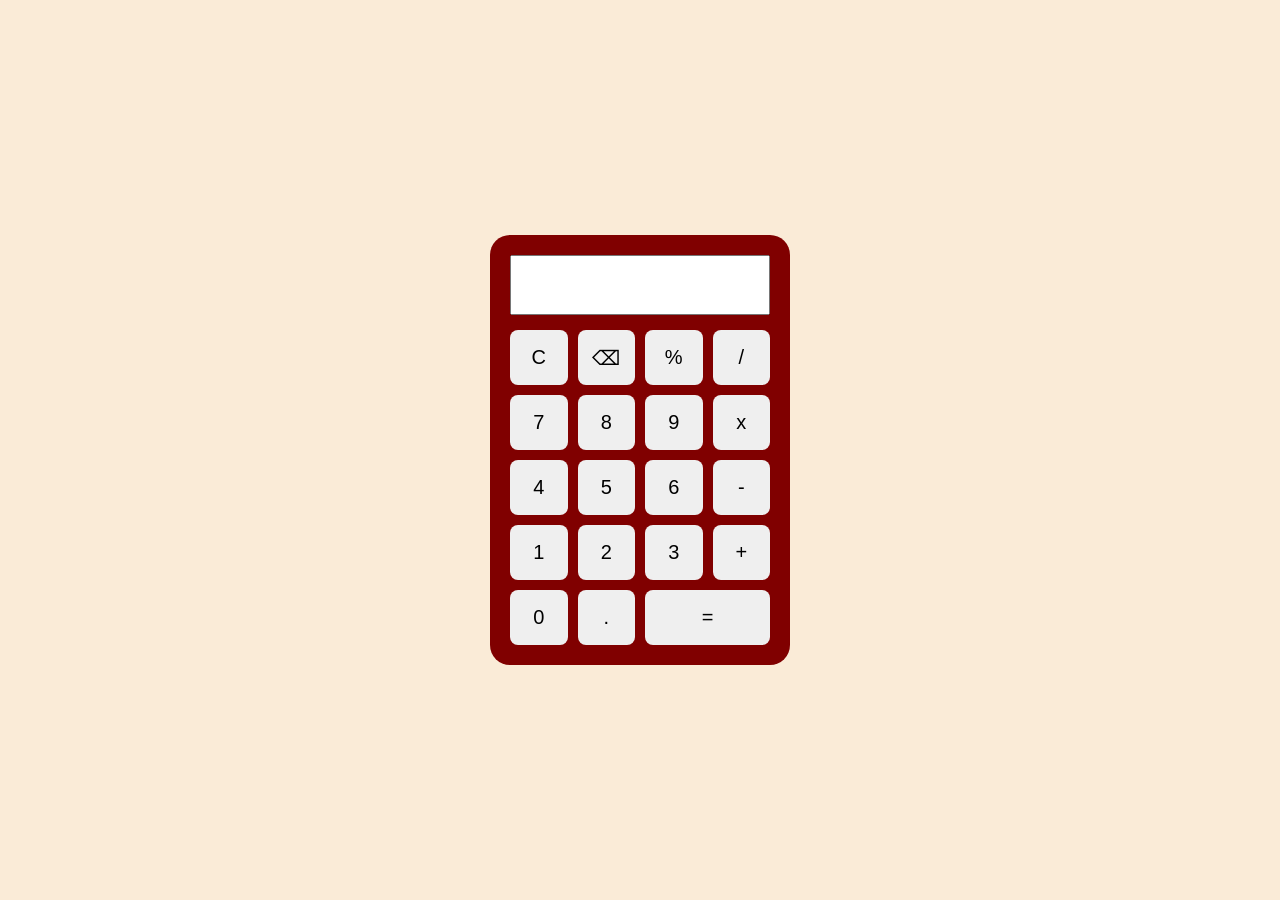
<file: Task 2 creating calculatore/index.html>
<!doctype html>
<html lang="en">
  <head>
    <meta charset="UTF-8" />
    <meta name="viewport" content="width=device-width, initial-scale=1.0" />
    <title>Calculator</title>
    <link rel="stylesheet" href="style.css" />
  </head>
  <body>
    <div class="calculator">
      <input type="text" id="display" readonly />

      <div class="buttons">
        <button onclick="clearDisplay()">C</button>
        <button onclick="deletNumber()">⌫</button>
        <button onclick="addToDisplay('%')">%</button>
        <button onclick="addToDisplay('/')">/</button>

        <button onclick="addToDisplay('7')">7</button>
        <button onclick="addToDisplay('8')">8</button>
        <button onclick="addToDisplay('9')">9</button>
        <button onclick="addToDisplay('*')">x</button>

        <button onclick="addToDisplay('4')">4</button>
        <button onclick="addToDisplay('5')">5</button>
        <button onclick="addToDisplay('6')">6</button>
        <button onclick="addToDisplay('-')">-</button>

        <button onclick="addToDisplay('1')">1</button>
        <button onclick="addToDisplay('2')">2</button>
        <button onclick="addToDisplay('3')">3</button>
        <button onclick="addToDisplay('+')">+</button>

        <button onclick="addToDisplay('0')">0</button>
        <button onclick="addToDisplay('.')">.</button>
        <button class="equal" onclick="calculate()">=</button>
      </div>
    </div>

    <script src="script.js"></script>
  </body>
</html>
</file>
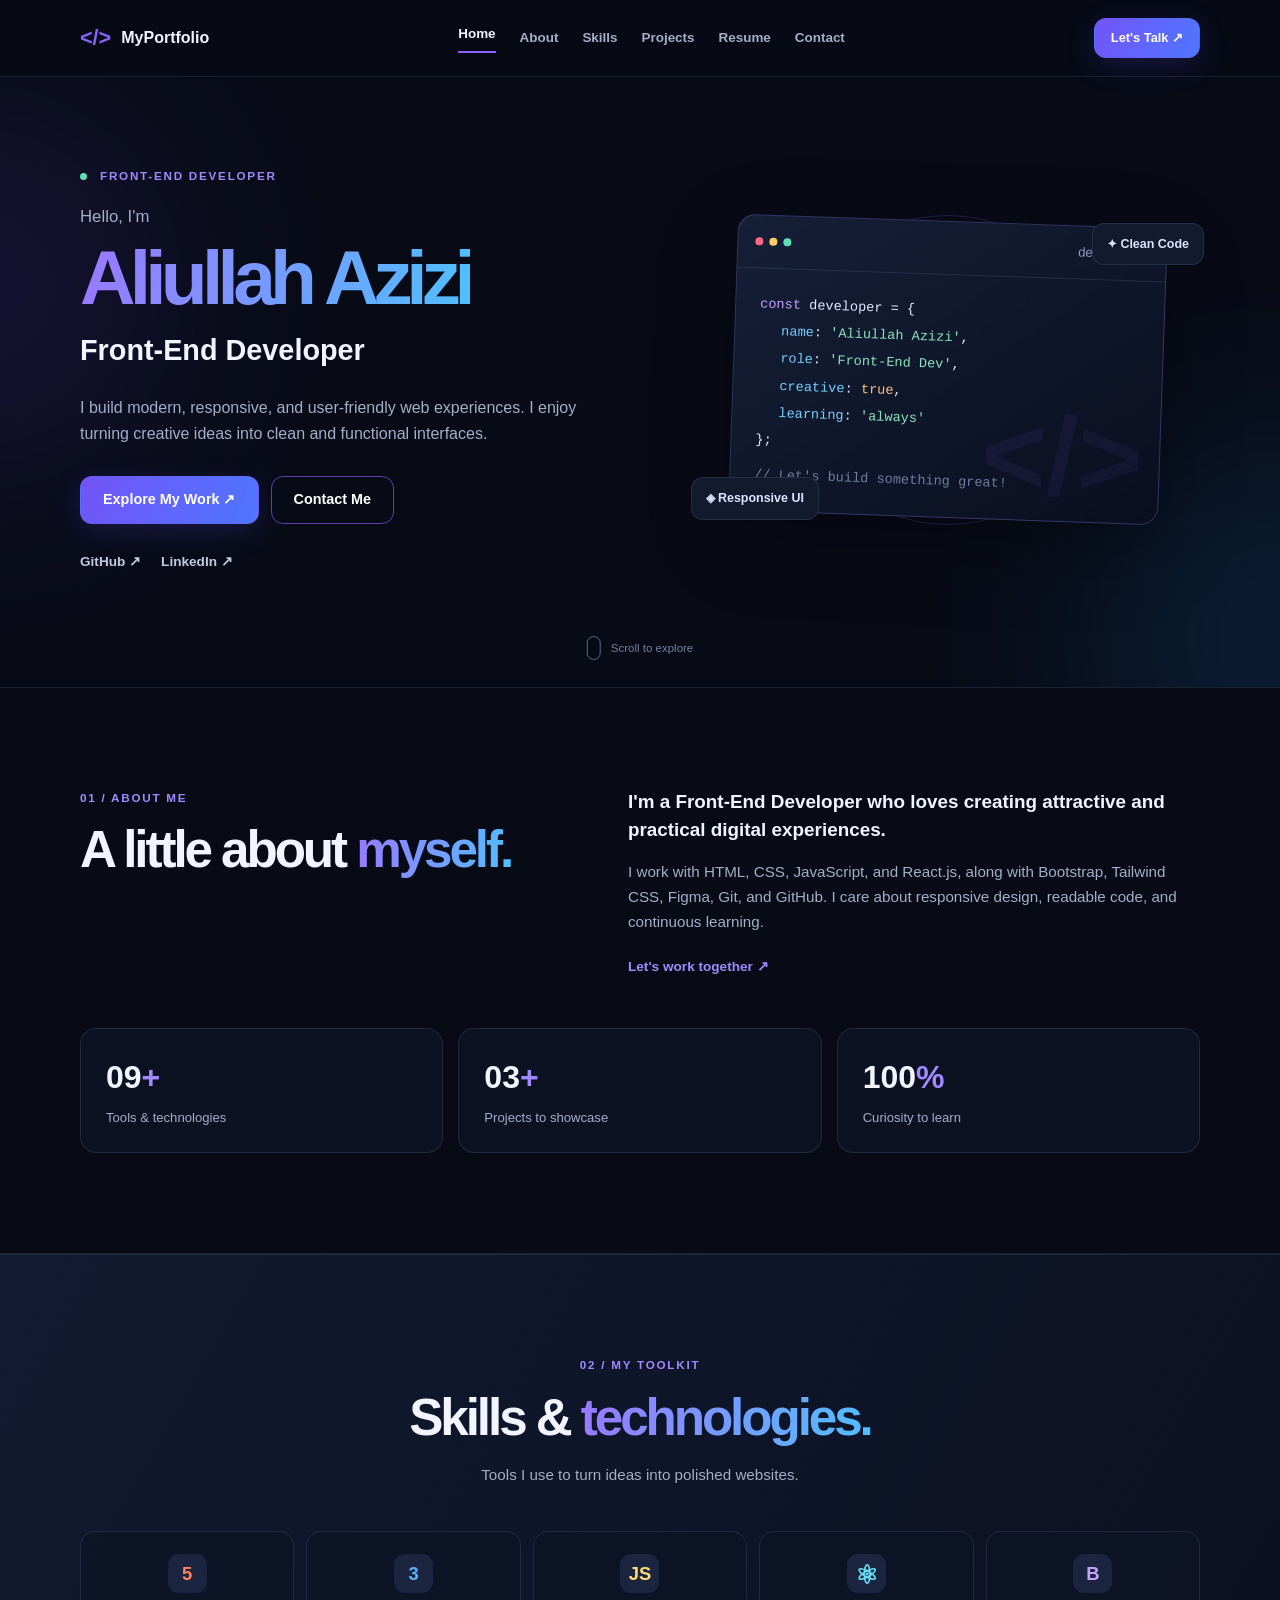
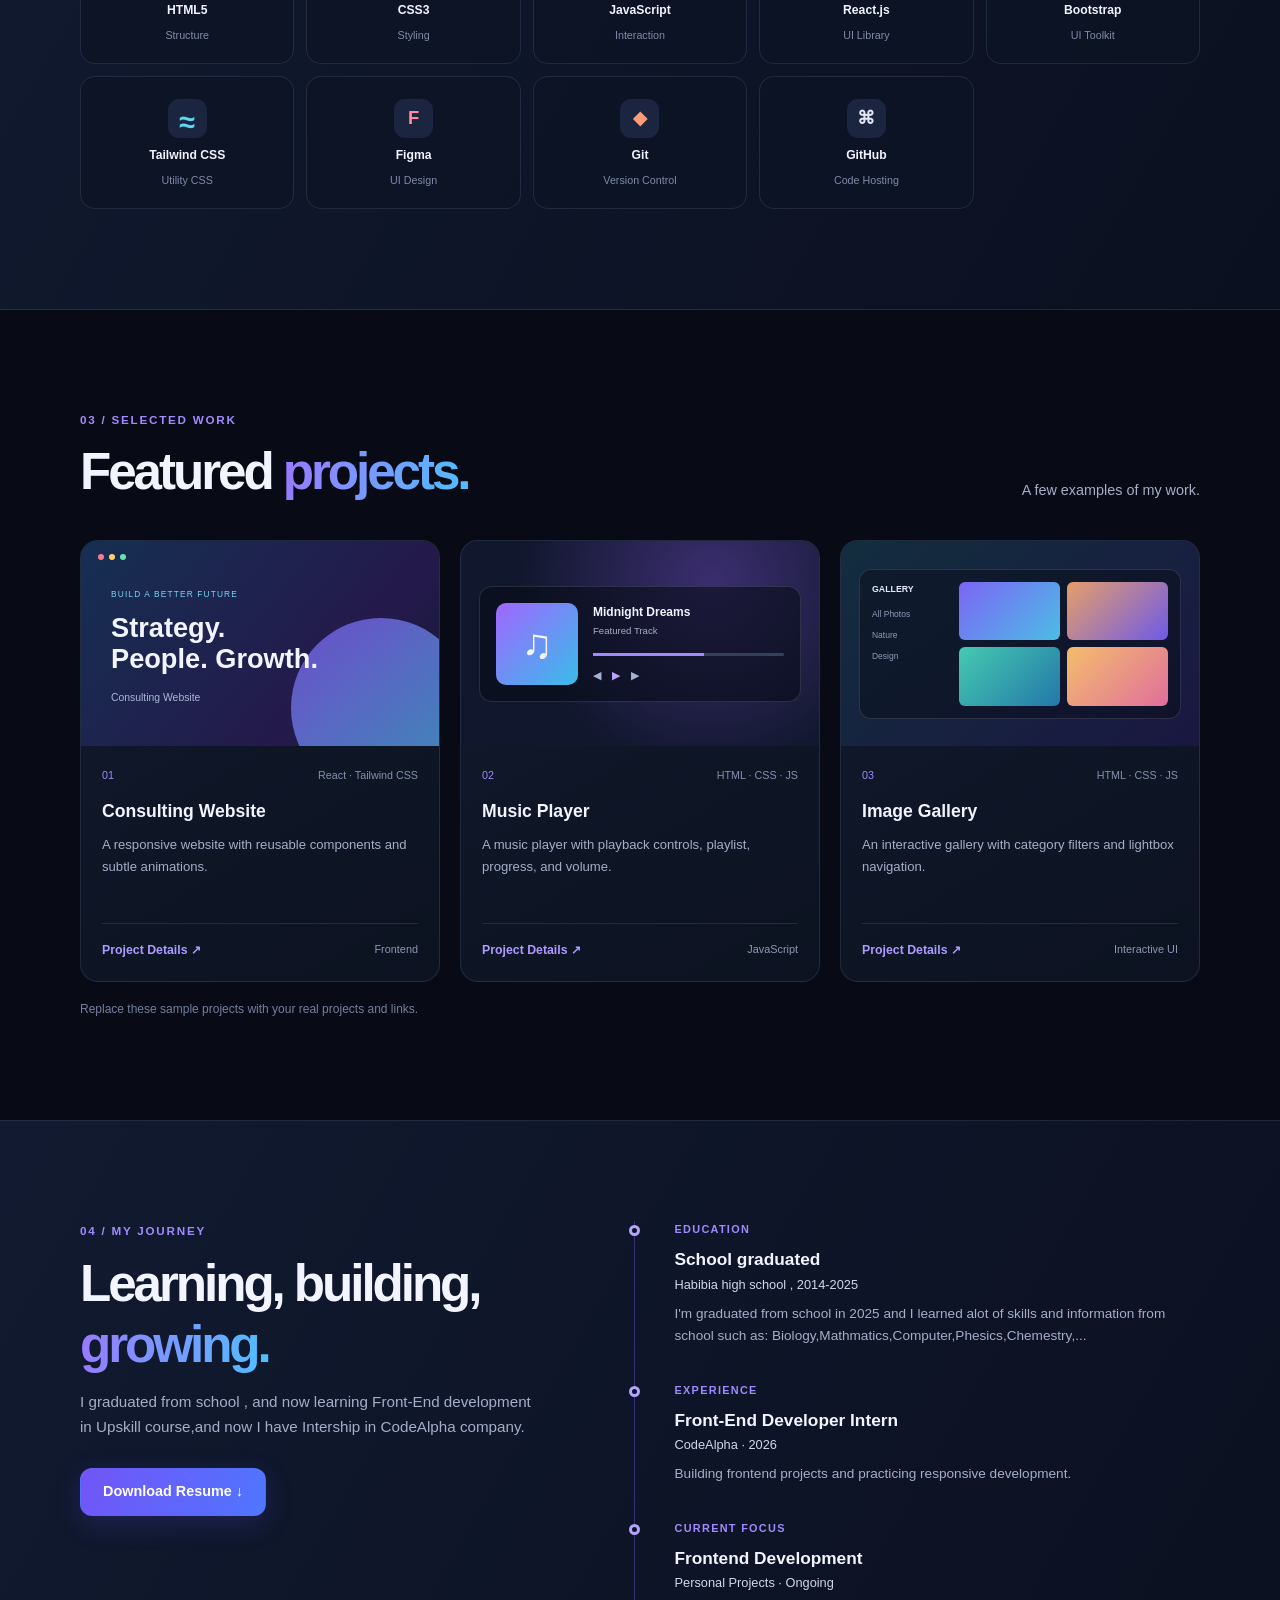
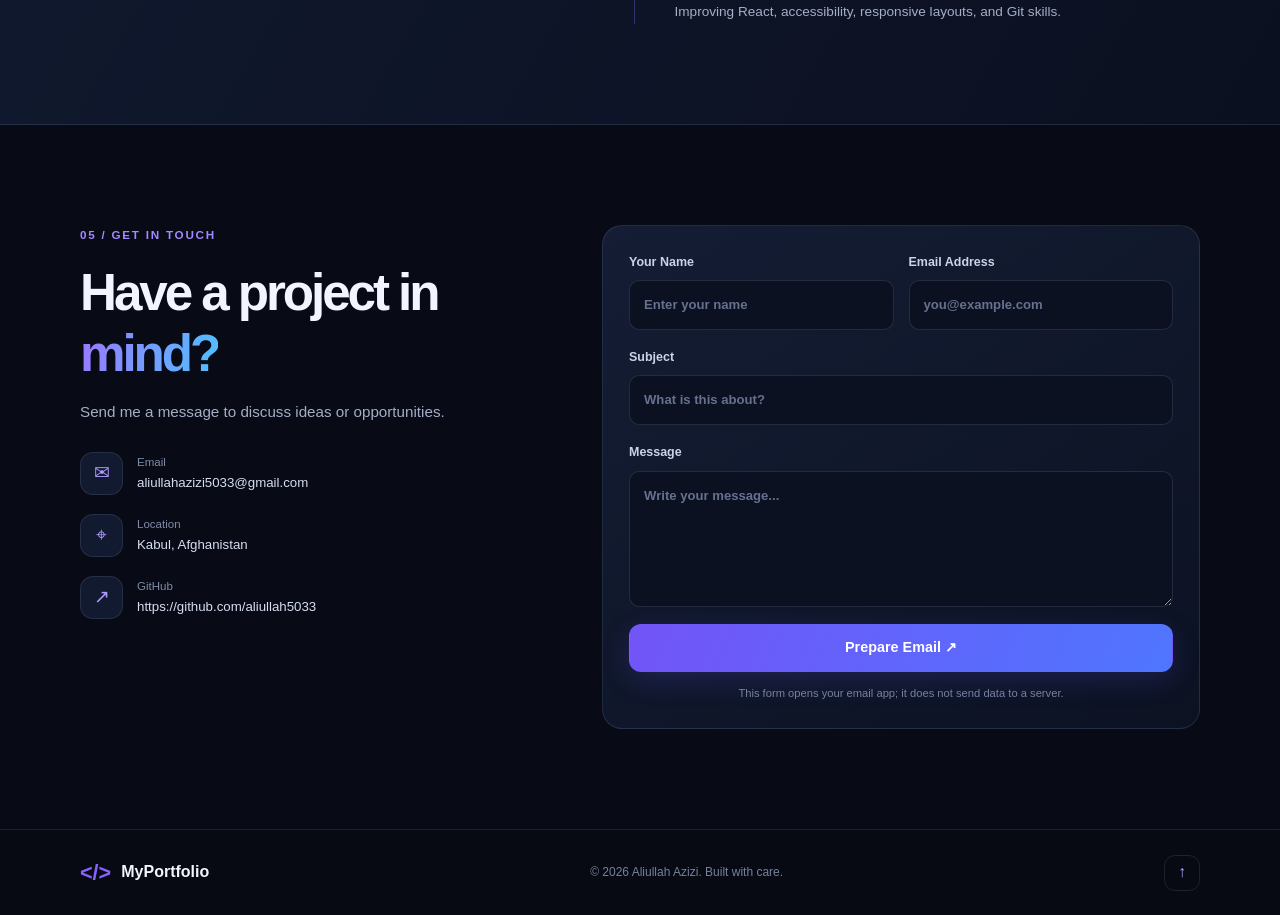
<file: Task 3 MyPortfolio/index.html>
<!doctype html>
<html lang="en">
  <head>
    <meta charset="UTF-8" />
    <meta name="viewport" content="width=device-width, initial-scale=1.0" />
    <meta name="description" content="Front-End Developer Portfolio" />
    <title>Aliullah | Front-End Developer</title>

    <link rel="stylesheet" href="style.css" />
    <script src="script.js" defer></script>
  </head>

  <body>
    <!-- Navigation -->
    <header class="site-header">
      <nav class="nav container">
        <a class="logo" href="#home">
          <span class="logo-mark">&lt;/&gt;</span>
          MyPortfolio
        </a>

        <button
          class="menu-toggle"
          id="menuToggle"
          aria-label="Toggle navigation"
          aria-expanded="false"
        >
          <span></span><span></span><span></span>
        </button>

        <div class="nav-links" id="navLinks">
          <a class="nav-link active" href="#home">Home</a>
          <a class="nav-link" href="#about">About</a>
          <a class="nav-link" href="#skills">Skills</a>
          <a class="nav-link" href="#projects">Projects</a>
          <a class="nav-link" href="#resume">Resume</a>
          <a class="nav-link" href="#contact">Contact</a>
        </div>

        <a class="button button-small nav-cta" href="#contact">
          Let's Talk ↗
        </a>
      </nav>
    </header>

    <main>
      <!-- Home / Hero -->
      <section class="hero section" id="home">
        <div class="hero-glow glow-one"></div>
        <div class="hero-glow glow-two"></div>

        <div class="container hero-grid">
          <div class="hero-copy reveal">
            <p class="eyebrow">
              <span class="status-dot"></span>
              FRONT-END DEVELOPER
            </p>

            <p class="intro">Hello, I'm</p>
            <h1><span class="gradient-text">Aliullah Azizi</span></h1>
            <h2>Front-End Developer</h2>

            <p class="hero-description">
              I build modern, responsive, and user-friendly web experiences. I
              enjoy turning creative ideas into clean and functional interfaces.
            </p>

            <div class="hero-actions">
              <a class="button" href="#projects">Explore My Work ↗</a>
              <a class="button button-outline" href="#contact">Contact Me</a>
            </div>

            <div class="social-links">
              <a
                href="https://github.com/aliullah5033"
                target="_blank"
                rel="noreferrer"
                >GitHub ↗</a
              >
              <a
                href="https://www.linkedin.com/"
                target="_blank"
                rel="noreferrer"
                >LinkedIn ↗</a
              >
            </div>
          </div>

          <div class="hero-visual reveal">
            <div class="orbit orbit-one"></div>
            <div class="orbit orbit-two"></div>

            <div class="code-card">
              <div class="code-card-top">
                <span></span><span></span><span></span>
                <small>developer.js</small>
              </div>

              <div class="code-lines">
                <p><span class="code-purple">const</span> developer = {</p>
                <p class="indent">
                  <span class="code-blue">name</span>:
                  <span class="code-green">'Aliullah Azizi'</span>,
                </p>
                <p class="indent">
                  <span class="code-blue">role</span>:
                  <span class="code-green">'Front-End Dev'</span>,
                </p>
                <p class="indent">
                  <span class="code-blue">creative</span>:
                  <span class="code-orange">true</span>,
                </p>
                <p class="indent">
                  <span class="code-blue">learning</span>:
                  <span class="code-green">'always'</span>
                </p>
                <p>};</p>
                <p class="code-comment">// Let's build something great!</p>
              </div>

              <div class="code-decoration">&lt;/&gt;</div>
            </div>

            <div class="floating-chip chip-top">✦ Clean Code</div>
            <div class="floating-chip chip-bottom">◈ Responsive UI</div>
          </div>
        </div>

        <a class="scroll-cue" href="#about">
          <span></span> Scroll to explore
        </a>
      </section>

      <!-- About -->
      <section class="section section-border" id="about">
        <div class="container about-grid">
          <div class="section-heading reveal">
            <p class="eyebrow">01 / ABOUT ME</p>
            <h2>A little about <span class="gradient-text">myself.</span></h2>
          </div>

          <div class="about-content reveal">
            <p class="about-lead">
              I'm a Front-End Developer who loves creating attractive and
              practical digital experiences.
            </p>

            <p>
              I work with HTML, CSS, JavaScript, and React.js, along with
              Bootstrap, Tailwind CSS, Figma, Git, and GitHub. I care about
              responsive design, readable code, and continuous learning.
            </p>

            <a class="text-link" href="#contact">Let's work together ↗</a>
          </div>

          <div class="about-stats reveal">
            <div class="stat-card">
              <strong>09<span>+</span></strong>
              <span>Tools & technologies</span>
            </div>

            <div class="stat-card">
              <strong>03<span>+</span></strong>
              <span>Projects to showcase</span>
            </div>

            <div class="stat-card">
              <strong>100<span>%</span></strong>
              <span>Curiosity to learn</span>
            </div>
          </div>
        </div>
      </section>

      <!-- Skills -->
      <section class="section section-tinted" id="skills">
        <div class="container">
          <div class="section-heading centered reveal">
            <p class="eyebrow">02 / MY TOOLKIT</p>
            <h2>Skills & <span class="gradient-text">technologies.</span></h2>
            <p class="section-subtitle">
              Tools I use to turn ideas into polished websites.
            </p>
          </div>

          <div class="skills-grid">
            <div class="skill-card reveal">
              <span class="skill-icon html-icon">5</span><strong>HTML5</strong
              ><small>Structure</small>
            </div>
            <div class="skill-card reveal">
              <span class="skill-icon css-icon">3</span><strong>CSS3</strong
              ><small>Styling</small>
            </div>
            <div class="skill-card reveal">
              <span class="skill-icon js-icon">JS</span
              ><strong>JavaScript</strong><small>Interaction</small>
            </div>
            <div class="skill-card reveal">
              <span class="skill-icon react-icon">⚛</span
              ><strong>React.js</strong><small>UI Library</small>
            </div>
            <div class="skill-card reveal">
              <span class="skill-icon bootstrap-icon">B</span
              ><strong>Bootstrap</strong><small>UI Toolkit</small>
            </div>
            <div class="skill-card reveal">
              <span class="skill-icon tailwind-icon">≈</span
              ><strong>Tailwind CSS</strong><small>Utility CSS</small>
            </div>
            <div class="skill-card reveal">
              <span class="skill-icon figma-icon">F</span><strong>Figma</strong
              ><small>UI Design</small>
            </div>
            <div class="skill-card reveal">
              <span class="skill-icon git-icon">◆</span><strong>Git</strong
              ><small>Version Control</small>
            </div>
            <div class="skill-card reveal">
              <span class="skill-icon github-icon">⌘</span
              ><strong>GitHub</strong><small>Code Hosting</small>
            </div>
          </div>
        </div>
      </section>

      <!-- Projects -->
      <section class="section" id="projects">
        <div class="container">
          <div class="projects-top reveal">
            <div class="section-heading">
              <p class="eyebrow">03 / SELECTED WORK</p>
              <h2>Featured <span class="gradient-text">projects.</span></h2>
            </div>

            <p class="projects-note">A few examples of my work.</p>
          </div>

          <div class="projects-grid">
            <article class="project-card reveal">
              <div class="project-preview preview-consulting">
                <div class="mini-browser"><i></i><i></i><i></i></div>
                <div class="preview-copy">
                  <span>BUILD A BETTER FUTURE</span>
                  <b>Strategy.<br />People. Growth.</b>
                  <em>Consulting Website</em>
                </div>
                <div class="preview-shape"></div>
              </div>

              <div class="project-info">
                <div class="project-meta">
                  <span>01</span><span>React · Tailwind CSS</span>
                </div>
                <h3>Consulting Website</h3>
                <p>
                  A responsive website with reusable components and subtle
                  animations.
                </p>
                <div class="project-links">
                  <a href="#contact">Project Details ↗</a>
                  <span class="project-type">Frontend</span>
                </div>
              </div>
            </article>

            <article class="project-card reveal">
              <div class="project-preview preview-player">
                <div class="player-window">
                  <div class="album-art">♫</div>
                  <div class="fake-track">
                    <b>Midnight Dreams</b>
                    <small>Featured Track</small>
                    <div class="track-line"><span></span></div>
                    <div class="fake-controls">◀　<span>▶</span>　▶</div>
                  </div>
                </div>
              </div>

              <div class="project-info">
                <div class="project-meta">
                  <span>02</span><span>HTML · CSS · JS</span>
                </div>
                <h3>Music Player</h3>
                <p>
                  A music player with playback controls, playlist, progress, and
                  volume.
                </p>
                <div class="project-links">
                  <a href="#contact">Project Details ↗</a>
                  <span class="project-type">JavaScript</span>
                </div>
              </div>
            </article>

            <article class="project-card reveal">
              <div class="project-preview preview-gallery">
                <div class="gallery-window">
                  <div class="gallery-sidebar">
                    <b>GALLERY</b>
                    <span>All Photos</span>
                    <span>Nature</span>
                    <span>Design</span>
                  </div>
                  <div class="gallery-tiles"><i></i><i></i><i></i><i></i></div>
                </div>
              </div>

              <div class="project-info">
                <div class="project-meta">
                  <span>03</span><span>HTML · CSS · JS</span>
                </div>
                <h3>Image Gallery</h3>
                <p>
                  An interactive gallery with category filters and lightbox
                  navigation.
                </p>
                <div class="project-links">
                  <a href="#contact">Project Details ↗</a>
                  <span class="project-type">Interactive UI</span>
                </div>
              </div>
            </article>
          </div>

          <p class="edit-note">
            Replace these sample projects with your real projects and links.
          </p>
        </div>
      </section>

      <!-- Resume -->
      <section class="section section-tinted" id="resume">
        <div class="container resume-grid">
          <div class="section-heading reveal">
            <p class="eyebrow">04 / MY JOURNEY</p>
            <h2>
              Learning, building, <span class="gradient-text">growing.</span>
            </h2>
            <p class="section-subtitle">
              I graduated from school , and now learning Front-End development
              in Upskill course,and now I have Intership in CodeAlpha company.
            </p>

            <a class="button" href="resume.txt" download> Download Resume ↓ </a>
          </div>

          <div class="timeline reveal">
            <div class="timeline-item">
              <span class="timeline-dot"></span>
              <p class="timeline-date">EDUCATION</p>
              <h3>School graduated</h3>
              <p class="timeline-place">Habibia high school , 2014-2025</p>
              <p>
                I'm graduated from school in 2025 and I learned alot of skills
                and information from school such as:
                Biology,Mathmatics,Computer,Phesics,Chemestry,...
              </p>
            </div>

            <div class="timeline-item">
              <span class="timeline-dot"></span>
              <p class="timeline-date">EXPERIENCE</p>
              <h3>Front-End Developer Intern</h3>
              <p class="timeline-place">CodeAlpha · 2026</p>
              <p>
                Building frontend projects and practicing responsive
                development.
              </p>
            </div>

            <div class="timeline-item">
              <span class="timeline-dot"></span>
              <p class="timeline-date">CURRENT FOCUS</p>
              <h3>Frontend Development</h3>
              <p class="timeline-place">Personal Projects · Ongoing</p>
              <p>
                Improving React, accessibility, responsive layouts, and Git
                skills.
              </p>
            </div>
          </div>
        </div>
      </section>

      <!-- Contact -->
      <section class="section" id="contact">
        <div class="container contact-grid">
          <div class="contact-copy reveal">
            <p class="eyebrow">05 / GET IN TOUCH</p>
            <h2>Have a project in <span class="gradient-text">mind?</span></h2>
            <p class="section-subtitle">
              Send me a message to discuss ideas or opportunities.
            </p>

            <div class="contact-detail">
              <span class="contact-symbol">✉</span>
              <div>
                <small>Email</small>
                <a href="mailto:aliullahazizi5033@gmail.com"
                  >aliullahazizi5033@gmail.com</a
                >
              </div>
            </div>

            <div class="contact-detail">
              <span class="contact-symbol">⌖</span>
              <div>
                <small>Location</small>
                <span>Kabul, Afghanistan</span>
              </div>
            </div>

            <div class="contact-detail">
              <span class="contact-symbol">↗</span>
              <div>
                <small>GitHub</small>
                <a
                  href="https://github.com/aliullah5033"
                  target="_blank"
                  rel="noopener noreferrer"
                  >https://github.com/aliullah5033</a
                >
              </div>
            </div>
          </div>

          <form class="contact-form" id="contactForm">
            <div class="form-row">
              <label>
                Your Name
                <input
                  type="text"
                  name="name"
                  placeholder="Enter your name"
                  required
                />
              </label>

              <label>
                Email Address
                <input
                  type="email"
                  name="email"
                  placeholder="you@example.com"
                  required
                />
              </label>
            </div>

            <label>
              Subject
              <input
                type="text"
                name="subject"
                placeholder="What is this about?"
                required
              />
            </label>

            <label>
              Message
              <textarea
                name="message"
                rows="5"
                placeholder="Write your message..."
                required
              ></textarea>
            </label>

            <button class="button form-button" type="submit">
              Prepare Email ↗
            </button>

            <p class="form-note" id="formNote">
              This form opens your email app; it does not send data to a server.
            </p>
          </form>
        </div>
      </section>
    </main>

    <!-- Footer -->
    <footer class="site-footer">
      <div class="container footer-content">
        <a class="logo" href="#home"
          ><span class="logo-mark">&lt;/&gt;</span>MyPortfolio</a
        >
        <p>© <span id="year"></span> Aliullah Azizi. Built with care.</p>
        <a class="back-top" href="#home" aria-label="Back to top">↑</a>
      </div>
    </footer>
  </body>
</html>
</file>
<file: Task 2 creating calculatore/style.css>
* {
  box-sizing: border-box;
}

body {
  margin: 0;
  height: 100vh;

  display: flex;
  justify-content: center;
  align-items: center;

  background-color: antiquewhite;
  font-family: Arial, Helvetica, sans-serif;
}

.calculator {
  width: 300px;
  padding: 20px;

  background-color: maroon;
  border-radius: 20px;
}

#display {
  width: 100%;
  height: 60px;

  margin-bottom: 15px;
  pad: 10px;

  text-align: right;
  font-size: 25px;
  font-weight: 600;
}

.buttons {
  display: grid;
  grid-template-columns: repeat(4, 1fr);
  gap: 10px;
}

button {
  border: none;
  height: 55px;

  border-radius: 8px;
  font-size: 20px;
  cursor: pointer;
}

button:hover {
  background-color: beige;
}

.equal {
  grid-column: span 2;
}
</file>
<file: Task 3 MyPortfolio/style.css>
:root {
  --bg: #080b16;
  --bg-soft: #0d1222;
  --text: #f2f4ff;
  --muted: #a4aec7;
  --line: rgba(159, 174, 215, 0.14);
  --purple: #8762ff;
  --blue: #46b7ff;
  --container: 1120px;
}

* {
  box-sizing: border-box;
  margin: 0;
  padding: 0;
}

html {
  scroll-behavior: smooth;
  scroll-padding-top: 90px;
}

body {
  background: var(--bg);
  color: var(--text);
  font-family: Inter, Arial, sans-serif;
  line-height: 1.65;
  overflow-x: hidden;
}

a {
  color: inherit;
  text-decoration: none;
}

button,
input,
textarea {
  font: inherit;
}

.container {
  width: min(var(--container), calc(100% - 44px));
  margin-inline: auto;
}

.section {
  position: relative;
  padding: 100px 0;
}

.section-border {
  border-block: 1px solid var(--line);
}

.section-tinted {
  background: linear-gradient(120deg, #111a30, #0b1020);
  border-block: 1px solid var(--line);
}

/* Navigation */
.site-header {
  position: sticky;
  top: 0;
  z-index: 100;
  background: rgba(8, 11, 22, 0.9);
  backdrop-filter: blur(18px);
  border-bottom: 1px solid var(--line);
}

.nav {
  min-height: 76px;
  display: flex;
  align-items: center;
  justify-content: space-between;
  gap: 24px;
}

.logo {
  display: inline-flex;
  align-items: center;
  gap: 10px;
  font-weight: 800;
  white-space: nowrap;
}

.logo-mark {
  color: var(--purple);
  font-size: 1.35rem;
}

.nav-links {
  display: flex;
  align-items: center;
  gap: 24px;
}

.nav-link {
  color: var(--muted);
  font-size: 0.84rem;
  font-weight: 600;
  transition: color 0.2s;
}

.nav-link:hover,
.nav-link.active {
  color: var(--text);
}

.nav-link.active {
  border-bottom: 2px solid var(--purple);
  padding-bottom: 5px;
}

.menu-toggle {
  display: none;
  border: 0;
  background: none;
  cursor: pointer;
}

/* Buttons */
.button {
  min-height: 48px;
  padding: 0 22px;
  display: inline-flex;
  align-items: center;
  justify-content: center;
  gap: 10px;
  border: 1px solid transparent;
  border-radius: 12px;
  background: linear-gradient(115deg, #7354f7, #4f76ff);
  color: white;
  font-size: 0.9rem;
  font-weight: 700;
  box-shadow: 0 8px 28px rgba(102, 83, 255, 0.18);
  cursor: pointer;
  transition:
    transform 0.2s,
    box-shadow 0.2s;
}

.button:hover {
  transform: translateY(-3px);
  box-shadow: 0 12px 32px rgba(102, 83, 255, 0.28);
}

.button-small {
  min-height: 40px;
  padding-inline: 16px;
  font-size: 0.8rem;
}

.button-outline {
  background: transparent;
  border-color: rgba(135, 98, 255, 0.65);
  box-shadow: none;
}

/* Hero */
.hero {
  min-height: 610px;
  display: flex;
  align-items: center;
  padding-top: 85px;
  padding-bottom: 110px;
  overflow: hidden;
}

.hero-grid {
  display: grid;
  grid-template-columns: 1.05fr 0.95fr;
  align-items: center;
  gap: 60px;
  position: relative;
  z-index: 1;
}

.eyebrow {
  color: #a18aff;
  font-size: 0.73rem;
  font-weight: 800;
  letter-spacing: 0.15em;
  margin-bottom: 18px;
}

.status-dot {
  display: inline-block;
  width: 7px;
  height: 7px;
  margin-right: 8px;
  border-radius: 50%;
  background: #5fe0b2;
}

.intro {
  color: var(--muted);
  font-size: 1.05rem;
}

h1 {
  font-size: clamp(3.2rem, 6vw, 5.3rem);
  letter-spacing: -0.075em;
  line-height: 1.1;
  margin: 4px 0 8px;
}

.gradient-text {
  color: transparent;
  background: linear-gradient(100deg, #9a78ff, #50bfff);
  background-clip: text;
  -webkit-background-clip: text;
}

.hero h2 {
  font-size: clamp(1.35rem, 2.3vw, 1.8rem);
}

.hero-description {
  max-width: 500px;
  margin-top: 20px;
  color: var(--muted);
}

.hero-actions {
  display: flex;
  flex-wrap: wrap;
  gap: 12px;
  margin-top: 28px;
}

.social-links {
  display: flex;
  gap: 20px;
  margin-top: 27px;
}

.social-links a,
.text-link {
  color: #c2c9e0;
  font-size: 0.85rem;
  font-weight: 600;
}

.social-links a:hover,
.text-link:hover {
  color: #a18aff;
}

/* Decorative code card */
.hero-visual {
  min-height: 350px;
  display: grid;
  place-items: center;
  position: relative;
}

.code-card {
  width: min(100%, 430px);
  min-height: 285px; 
  position: relative;
  z-index: 1;
  border: 1px solid rgba(147, 132, 255, 0.27);
  border-radius: 18px;
  background: linear-gradient(145deg, #151f37, #0a0f1f);
  box-shadow: 0 25px 80px rgba(0, 0, 0, 0.3);
  transform: rotate(2deg);
  overflow: hidden;
}

.code-card-top {
  display: flex;
  align-items: center;
  gap: 6px;
  padding: 15px 17px;
  border-bottom: 1px solid var(--line);
}

.code-card-top span {
  width: 8px;
  height: 8px;
  border-radius: 50%;
  background: #ff6684;
}

.code-card-top span:nth-child(2) {
  background: #ffcc66;
}

.code-card-top span:nth-child(3) {
  background: #5fe0b2;
}

.code-card-top small {
  margin-left: auto;
  color: #8d98b7;
}

.code-lines {
  padding: 22px 24px;
  color: #e3e8ff;
  font-family: monospace;
  font-size: 0.85rem;
  line-height: 2;
}

.code-lines p {
  white-space: nowrap;
}

.code-lines .indent {
  padding-left: 22px;
}

.code-purple {
  color: #c6a2ff;
}
.code-blue {
  color: #74cfff;
}
.code-green {
  color: #8ce4bd;
}
.code-orange {
  color: #ffbf79;
}
.code-comment {
  color: #6e7c9f;
  margin-top: 8px;
}

.code-decoration {
  position: absolute;
  right: 16px;
  bottom: -28px;
  font-size: 7rem;
  font-weight: 800;
  color: rgba(135, 98, 255, 0.07);
}

.orbit {
  position: absolute;
  width: 310px;
  height: 310px;
  border: 1px solid rgba(135, 98, 255, 0.22);
  border-radius: 50%;
}

.orbit-two {
  width: 370px;
  height: 250px;
  transform: rotate(-30deg);
  border-color: rgba(70, 183, 255, 0.17);
}

.floating-chip {
  position: absolute;
  z-index: 2;
  padding: 10px 14px;
  border: 1px solid var(--line);
  border-radius: 12px;
  background: #121a2d;
  color: #dce4ff;
  font-size: 0.78rem;
  font-weight: 600;
}

.chip-top {
  top: 28px;
  right: -4px;
}
.chip-bottom {
  bottom: 25px;
  left: -6px;
}

.hero-glow {
  position: absolute;
  width: 380px;
  height: 380px;
  border-radius: 50%;
  filter: blur(100px);
  opacity: 0.13;
  pointer-events: none;
}

.glow-one {
  background: #6d4dff;
  top: 20px;
  left: -210px;
}

.glow-two {
  background: #1c9eff;
  right: -190px;
  bottom: -140px;
}

.scroll-cue {
  position: absolute;
  bottom: 27px;
  left: 50%;
  transform: translateX(-50%);
  display: flex;
  align-items: center;
  gap: 10px;
  color: #74809e;
  font-size: 0.72rem;
}

.scroll-cue span {
  height: 24px;
  width: 14px;
  border: 1px solid #606b88;
  border-radius: 9px;
}

.section-heading h2,
.contact-copy h2 {
  font-size: clamp(2rem, 4vw, 3.2rem);
  line-height: 1.2;
  letter-spacing: -0.06em;
}

.section-heading .eyebrow {
  margin-bottom: 12px;
}

/* About */
.about-grid {
  display: grid;
  grid-template-columns: 0.9fr 1.1fr;
  gap: 28px 80px;
  align-items: start;
}

.about-content {
  color: var(--muted);
  font-size: 0.95rem;
}

.about-lead {
  color: var(--text);
  font-size: 1.18rem;
  font-weight: 600;
  line-height: 1.5;
  margin-bottom: 14px;
}

.text-link {
  display: inline-flex;
  margin-top: 22px;
  color: #a18aff;
}

.about-stats {
  grid-column: 1 / -1;
  display: grid;
  grid-template-columns: repeat(3, 1fr);
  gap: 15px;
  margin-top: 22px;
}

.stat-card {
  padding: 22px 25px;
  border: 1px solid var(--line);
  border-radius: 16px;
  background: rgba(18, 26, 45, 0.56);
}

.stat-card strong {
  display: block;
  font-size: 2rem;
}

.stat-card strong span {
  color: #a18aff;
}

.stat-card > span {
  color: var(--muted);
  font-size: 0.82rem;
}

/* Skills */
.centered {
  text-align: center;
}

.section-subtitle {
  max-width: 560px;
  color: var(--muted);
  margin-top: 14px;
  font-size: 0.95rem;
}

.centered .section-subtitle {
  margin-inline: auto;
}

.skills-grid {
  display: grid;
  grid-template-columns: repeat(5, minmax(0, 1fr));
  gap: 12px;
  margin-top: 44px;
}

.skill-card {
  display: flex;
  flex-direction: column;
  align-items: center;
  gap: 7px;
  padding: 22px 8px 18px;
  border: 1px solid var(--line);
  border-radius: 15px;
  background: rgba(13, 20, 37, 0.72);
  transition:
    transform 0.25s,
    border-color 0.25s;
}

.skill-card:hover {
  transform: translateY(-6px);
  border-color: rgba(135, 98, 255, 0.6);
}

.skill-icon {
  width: 39px;
  height: 39px;
  display: grid;
  place-items: center;
  border-radius: 11px;
  font-size: 1.15rem;
  font-weight: 800;
  background: #1b2540;
  color: white;
}

.html-icon {
  color: #ff815e;
}
.css-icon {
  color: #5aaeff;
}
.js-icon {
  color: #ffda73;
}
.react-icon {
  color: #66ddf5;
  font-size: 1.6rem;
}
.bootstrap-icon {
  color: #c6a2ff;
}
.tailwind-icon {
  color: #5dd8f0;
  font-size: 1.8rem;
}
.figma-icon {
  color: #ff8b9d;
}
.git-icon {
  color: #ff9c77;
}
.github-icon {
  color: #e1e5f5;
}

.skill-card strong {
  font-size: 0.76rem;
  text-align: center;
}

.skill-card small {
  color: #7f8ba8;
  font-size: 0.67rem;
}

/* Projects */
.projects-top {
  display: flex;
  align-items: end;
  justify-content: space-between;
  gap: 30px;
}

.projects-note {
  color: var(--muted);
  font-size: 0.9rem;
}

.projects-grid {
  display: grid;
  grid-template-columns: repeat(3, 1fr);
  gap: 20px;
  margin-top: 38px;
}

.project-card {
  border: 1px solid var(--line);
  border-radius: 18px;
  overflow: hidden;
  background: linear-gradient(150deg, #111a2d, #0c1220);
  transition:
    transform 0.25s,
    border-color 0.25s;
}

.project-card:hover {
  transform: translateY(-7px);
  border-color: rgba(135, 98, 255, 0.5);
}

.project-preview {
  height: 205px;
  position: relative;
  overflow: hidden;
  display: grid;
  place-items: center;
  padding: 18px;
  background: #121a30;
}

.mini-browser {
  position: absolute;
  top: 13px;
  left: 17px;
  display: flex;
  gap: 5px;
}

.mini-browser i {
  width: 6px;
  height: 6px;
  border-radius: 50%;
  background: #fb7892;
}

.mini-browser i:nth-child(2) {
  background: #ffd06e;
}
.mini-browser i:nth-child(3) {
  background: #6de0b2;
}

.preview-consulting {
  background: linear-gradient(130deg, #162f52, #24194b 70%, #111b35);
}

.preview-copy {
  width: 100%;
  padding: 10px 12px;
  position: relative;
  z-index: 1;
}

.preview-copy span {
  color: #73d5f5;
  font-size: 0.52rem;
  letter-spacing: 0.14em;
}

.preview-copy b {
  display: block;
  font-size: 1.7rem;
  line-height: 1.13;
  margin: 8px 0;
}

.preview-copy em {
  font-size: 0.65rem;
  color: #a9b8d7;
  font-style: normal;
}

.preview-shape {
  position: absolute;
  right: -32px;
  bottom: -52px;
  width: 180px;
  height: 180px;
  border-radius: 50%;
  background: linear-gradient(140deg, #8964ff, #4cc2ef);
  opacity: 0.7;
}

.preview-player {
  background: radial-gradient(circle at 70% 20%, #3b2e70, #11172d 65%);
}

.player-window {
  display: flex;
  gap: 15px;
  align-items: center;
  width: 100%;
  padding: 16px;
  border: 1px solid rgba(255, 255, 255, 0.12);
  border-radius: 13px;
  background: rgba(8, 12, 24, 0.6);
}

.album-art {
  width: 82px;
  height: 82px;
  flex-shrink: 0;
  display: grid;
  place-items: center;
  border-radius: 10px;
  background: linear-gradient(135deg, #a166ff, #38bde9);
  font-size: 2.6rem;
}

.fake-track {
  flex: 1;
  min-width: 0;
}
.fake-track b,
.fake-track small {
  display: block;
}
.fake-track b {
  font-size: 0.75rem;
}
.fake-track small {
  color: var(--muted);
  font-size: 0.6rem;
}

.track-line {
  height: 3px;
  margin-top: 14px;
  background: #35405c;
  border-radius: 3px;
}

.track-line span {
  display: block;
  width: 58%;
  height: 100%;
  background: #a18aff;
}

.fake-controls {
  margin-top: 10px;
  font-size: 0.7rem;
  color: #a6b2cf;
}

.fake-controls span {
  color: #b7a4ff;
}

.preview-gallery {
  background: linear-gradient(140deg, #132d3e, #1a1741);
}

.gallery-window {
  display: flex;
  gap: 12px;
  width: 100%;
  height: 150px;
  padding: 12px;
  border: 1px solid rgba(255, 255, 255, 0.12);
  border-radius: 12px;
  background: rgba(8, 12, 24, 0.5);
}

.gallery-sidebar {
  display: flex;
  flex-direction: column;
  gap: 7px;
  width: 75px;
  color: #8d9bb7;
  font-size: 0.53rem;
}

.gallery-sidebar b {
  color: #e6eaff;
  font-size: 0.55rem;
  margin-bottom: 5px;
}

.gallery-tiles {
  flex: 1;
  display: grid;
  grid-template-columns: 1fr 1fr;
  grid-template-rows: 1fr 1fr;
  gap: 7px;
}

.gallery-tiles i {
  border-radius: 6px;
  background: linear-gradient(135deg, #7c65f5, #4bbde5);
}

.gallery-tiles i:nth-child(2) {
  background: linear-gradient(135deg, #e69e69, #6f5ae8);
}
.gallery-tiles i:nth-child(3) {
  background: linear-gradient(135deg, #45c9b1, #2378a8);
}
.gallery-tiles i:nth-child(4) {
  background: linear-gradient(135deg, #f4bd6c, #e06e9c);
}

.project-info {
  padding: 21px;
}

.project-meta {
  display: flex;
  justify-content: space-between;
  gap: 10px;
  color: #a18aff;
  font-size: 0.67rem;
}

.project-meta span:last-child {
  color: #8390af;
  text-align: right;
}

.project-info h3 {
  margin-top: 12px;
  font-size: 1.1rem;
}

.project-info p {
  min-height: 75px;
  margin-top: 8px;
  color: var(--muted);
  font-size: 0.82rem;
}

.project-links {
  display: flex;
  justify-content: space-between;
  align-items: center;
  gap: 10px;
  padding-top: 16px;
  margin-top: 14px;
  border-top: 1px solid var(--line);
  font-size: 0.77rem;
  font-weight: 700;
}

.project-links a {
  color: #ad9bff;
}
.project-type {
  color: #8c98b5;
  font-size: 0.68rem;
  font-weight: 500;
}
.edit-note {
  margin-top: 18px;
  color: #71809f;
  font-size: 0.75rem;
}

/* Resume timeline */
.resume-grid {
  display: grid;
  grid-template-columns: 0.9fr 1.1fr;
  gap: 90px;
  align-items: start;
}

.resume-grid .button {
  margin-top: 28px;
}

.timeline {
  padding-left: 28px;
  border-left: 1px solid rgba(135, 98, 255, 0.35);
}

.timeline-item {
  position: relative;
  padding: 0 0 34px 12px;
}

.timeline-item:last-child {
  padding-bottom: 0;
}

.timeline-dot {
  position: absolute;
  left: -34px;
  top: 4px;
  width: 11px;
  height: 11px;
  border: 3px solid #b4a3ff;
  border-radius: 50%;
  background: var(--bg-soft);
}

.timeline-date {
  color: #a18aff;
  font-size: 0.68rem;
  font-weight: 800;
  letter-spacing: 0.12em;
}

.timeline-item h3 {
  margin-top: 6px;
  font-size: 1.08rem;
}
.timeline-place {
  color: #d0d7ed !important;
  font-size: 0.8rem !important;
}

.timeline-item p:last-child {
  margin-top: 8px;
  color: var(--muted);
  font-size: 0.85rem;
}

/* Contact */
.contact-grid {
  display: grid;
  grid-template-columns: 0.85fr 1.15fr;
  gap: 80px;
  align-items: start;
}

.contact-copy h2 {
  max-width: 440px;
}
.contact-copy .section-subtitle {
  margin-bottom: 28px;
}

.contact-detail {
  display: flex;
  align-items: center;
  gap: 14px;
  margin-top: 19px;
}

.contact-symbol {
  width: 43px;
  height: 43px;
  display: grid;
  place-items: center;
  border: 1px solid var(--line);
  border-radius: 13px;
  background: #121a30;
  color: #ad9bff;
  font-size: 1.2rem;
}

.contact-detail small,
.contact-detail div > a,
.contact-detail div > span {
  display: block;
}

.contact-detail small {
  color: #7f8ba8;
  font-size: 0.72rem;
}

.contact-detail div > a,
.contact-detail div > span {
  color: #d7def2;
  font-size: 0.83rem;
}

.contact-form {
  padding: 26px;
  border: 1px solid var(--line);
  border-radius: 20px;
  background: linear-gradient(145deg, #141d34, #0c1222);
}

.contact-form label {
  display: block;
  color: #cbd3e9;
  font-size: 0.78rem;
  font-weight: 600;
  margin-bottom: 17px;
}

.form-row {
  display: grid;
  grid-template-columns: 1fr 1fr;
  gap: 15px;
}

.contact-form input,
.contact-form textarea {
  display: block;
  width: 100%;
  margin-top: 8px;
  padding: 13px 14px;
  outline: none;
  border: 1px solid rgba(159, 174, 215, 0.17);
  border-radius: 10px;
  background: #0b1121;
  color: var(--text);
  font-size: 0.82rem;
  resize: vertical;
  transition: border-color 0.2s;
}

.contact-form input:focus,
.contact-form textarea:focus {
  border-color: #8d70ff;
}

.contact-form input::placeholder,
.contact-form textarea::placeholder {
  color: #65718f;
}

.form-button {
  width: 100%;
}

.form-note {
  color: #7582a0;
  font-size: 0.7rem;
  margin-top: 12px;
  text-align: center;
}

/* Footer */
.site-footer {
  border-top: 1px solid var(--line);
  background: #070a13;
}

.footer-content {
  min-height: 85px;
  display: flex;
  align-items: center;
  justify-content: space-between;
  gap: 20px;
}

.footer-content p {
  color: #76819e;
  font-size: 0.75rem;
}

.back-top {
  display: grid;
  place-items: center;
  width: 36px;
  height: 36px;
  border: 1px solid var(--line);
  border-radius: 11px;
  color: #b5a5ff;
}

/* Scroll reveal animation */
.reveal {
  opacity: 0;
  transform: translateY(18px);
  transition:
    opacity 0.65s ease,
    transform 0.65s ease;
}

.reveal.visible {
  opacity: 1;
  transform: translateY(0);
}

/* Tablet and mobile */
@media (max-width: 1000px) {
  .nav-links {
    gap: 15px;
  }
  .nav-link {
    font-size: 0.78rem;
  }
  .nav-cta {
    display: none;
  }
  .hero-grid {
    gap: 25px;
  }
  .contact-grid {
    gap: 40px;
  }
  .resume-grid {
    gap: 55px;
  }
}

@media (max-width: 760px) {
  .section {
    padding: 78px 0;
  }
  .container {
    width: min(var(--container), calc(100% - 34px));
  }
  .nav {
    min-height: 68px;
  }

  .menu-toggle {
    display: flex;
    flex-direction: column;
    gap: 5px;
    padding: 10px;
  }

  .menu-toggle span {
    width: 22px;
    height: 2px;
    border-radius: 2px;
    background: var(--text);
    transition:
      transform 0.2s,
      opacity 0.2s;
  }

  .menu-toggle[aria-expanded="true"] span:first-child {
    transform: translateY(7px) rotate(45deg);
  }

  .menu-toggle[aria-expanded="true"] span:nth-child(2) {
    opacity: 0;
  }

  .menu-toggle[aria-expanded="true"] span:last-child {
    transform: translateY(-7px) rotate(-45deg);
  }

  .nav-links {
    position: absolute;
    display: none;
    top: 68px;
    left: 0;
    right: 0;
    padding: 18px 22px 24px;
    flex-direction: column;
    align-items: stretch;
    gap: 0;
    background: #080b16;
    border-bottom: 1px solid var(--line);
  }

  .nav-links.open {
    display: flex;
  }
  .nav-link {
    padding: 12px 0;
    font-size: 0.9rem;
  }
  .nav-link.active {
    border-bottom: 0;
  }

  .hero {
    padding-top: 65px;
    padding-bottom: 95px;
  }
  .hero-grid {
    grid-template-columns: 1fr;
  }
  .hero-visual {
    min-height: 320px;
    margin-top: 8px;
  }
  .code-card {
    width: min(100%, 430px);
  }

  .about-grid,
  .resume-grid,
  .contact-grid {
    grid-template-columns: 1fr;
    gap: 35px;
  }

  .about-stats {
    margin-top: 0;
  }

  .section-heading h2,
  .contact-copy h2 {
    font-size: clamp(2rem, 8vw, 2.7rem);
  }

  .projects-top {
    align-items: start;
    flex-direction: column;
    gap: 10px;
  }

  .projects-grid {
    grid-template-columns: 1fr;
  }
  .project-preview {
    height: 225px;
  }
  .project-info p {
    min-height: 0;
  }
  .skills-grid {
    grid-template-columns: repeat(3, 1fr);
    gap: 10px;
  }
  .skill-card {
    padding: 18px 5px;
  }
  .contact-form {
    padding: 20px;
  }

  .footer-content {
    padding: 22px 0;
    flex-wrap: wrap;
  }

  .footer-content p {
    order: 3;
    width: 100%;
  }
}

@media (max-width: 430px) {
  .hero-actions .button {
    width: 100%;
  }
  .about-stats {
    grid-template-columns: 1fr;
  }
  .stat-card {
    padding: 17px 20px;
  }
  .form-row {
    grid-template-columns: 1fr;
    gap: 0;
  }
  .code-lines {
    padding: 19px 15px;
    font-size: 0.7rem;
  }
  .floating-chip {
    font-size: 0.68rem;
  }
  .hero-visual {
    min-height: 285px;
  }
  .orbit {
    width: 270px;
    height: 270px;
  }
  .orbit-two {
    width: 300px;
    height: 220px;
  }
}

@media (prefers-reduced-motion: reduce) {
  *,
  *::before,
  *::after {
    scroll-behavior: auto !important;
    animation-duration: 0.01ms !important;
    transition-duration: 0.01ms !important;
  }
}
</file>
